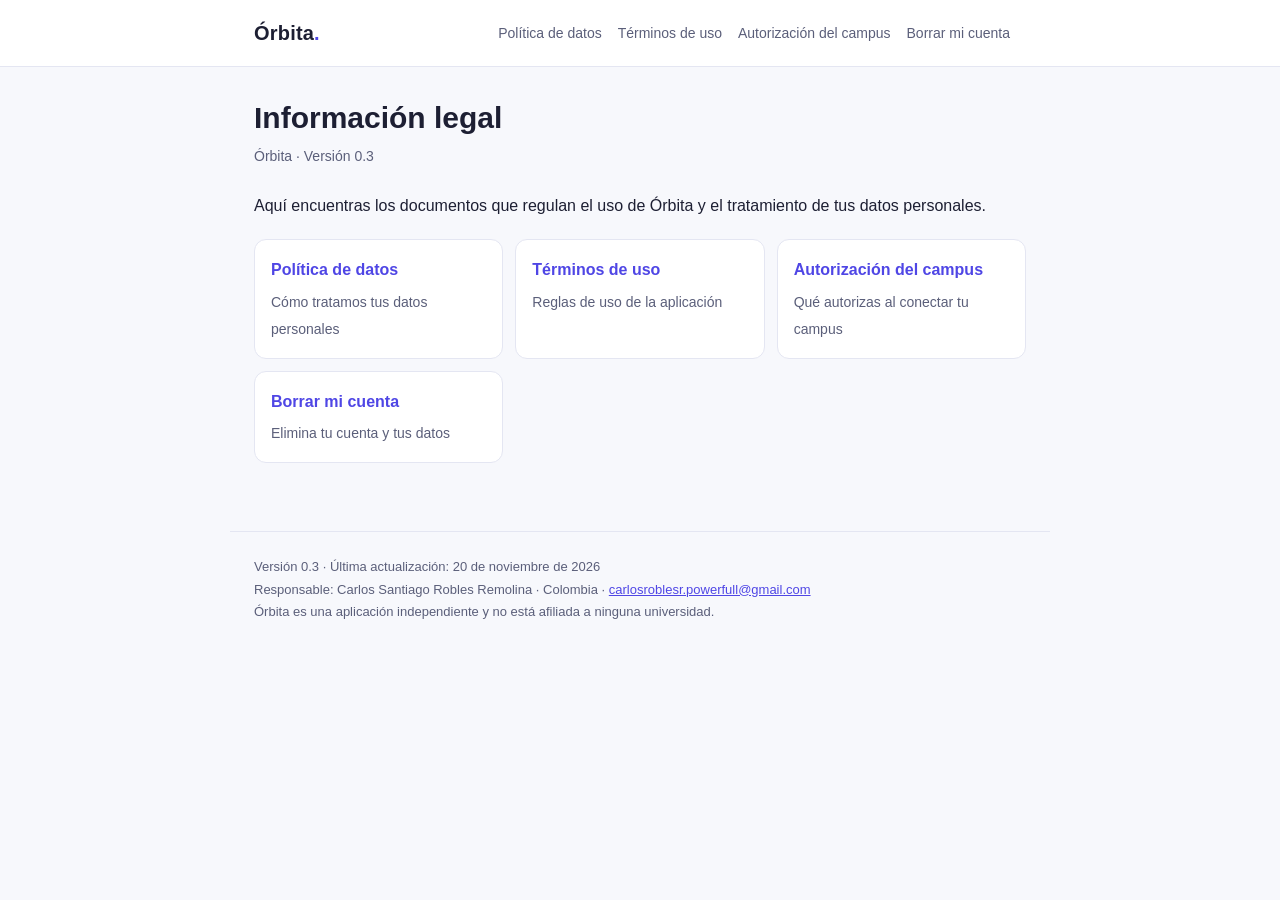
<file: index.html>
<!doctype html><html lang="es"><head><meta charset="utf-8"><meta name="viewport" content="width=device-width,initial-scale=1"><title>Información legal · Órbita</title><meta name="description" content="Documentos legales"><link rel="stylesheet" href="style.css"></head><body><header class="top"><div class="bar"><a class="brand" href="index.html">Órbita<span>.</span></a><nav><a href="politica.html">Política de datos</a><a href="terminos.html">Términos de uso</a><a href="autorizacion-campus.html">Autorización del campus</a><a href="borrar-cuenta.html">Borrar mi cuenta</a></nav></div></header><main><h1>Información legal</h1><div class="meta">Órbita · Versión 0.3</div><p>Aquí encuentras los documentos que regulan el uso de Órbita y el tratamiento de tus datos personales.</p><div class="grid"><a href="politica.html"><b>Política de datos</b><span>Cómo tratamos tus datos personales</span></a><a href="terminos.html"><b>Términos de uso</b><span>Reglas de uso de la aplicación</span></a><a href="autorizacion-campus.html"><b>Autorización del campus</b><span>Qué autorizas al conectar tu campus</span></a><a href="borrar-cuenta.html"><b>Borrar mi cuenta</b><span>Elimina tu cuenta y tus datos</span></a></div></main><footer>Versión 0.3 · Última actualización: 20 de noviembre de 2026<br>Responsable: Carlos Santiago Robles Remolina · Colombia · <a href="mailto:carlosroblesr.powerfull@gmail.com">carlosroblesr.powerfull@gmail.com</a><br>Órbita es una aplicación independiente y no está afiliada a ninguna universidad.</footer></body></html>
</file>
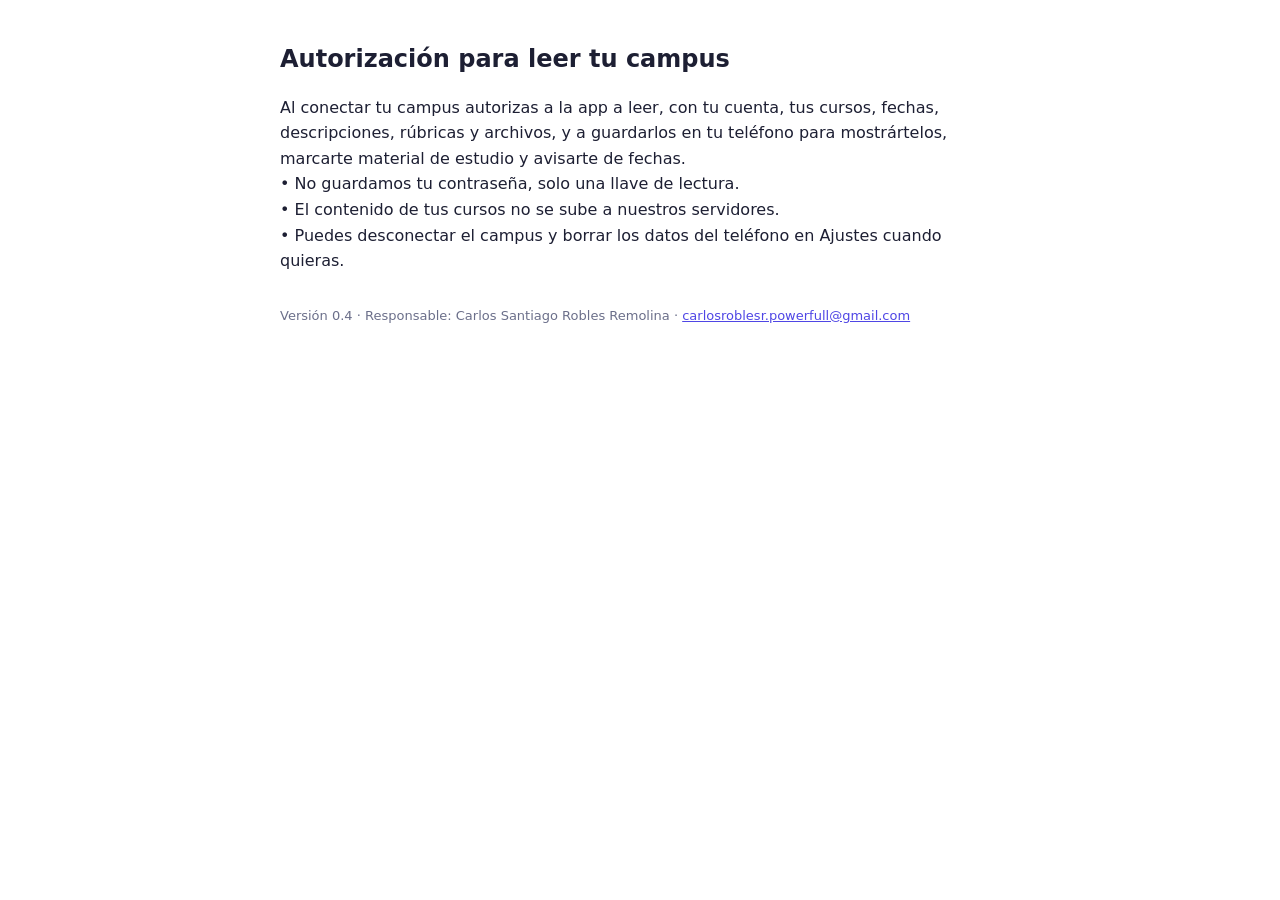
<file: autorizacion-campus.html>
<!doctype html><html lang="es"><head><meta charset="utf-8"><meta name="viewport" content="width=device-width,initial-scale=1"><title>Autorización para leer tu campus</title><style>body{font:16px/1.6 system-ui,sans-serif;max-width:720px;margin:0 auto;padding:24px;color:#1d1f33}h1{font-size:24px}a{color:#4f46e5}pre{white-space:pre-wrap;font:inherit}footer{margin-top:32px;color:#6b6f8a;font-size:13px}</style></head><body><h1>Autorización para leer tu campus</h1><pre>Al conectar tu campus autorizas a la app a leer, con tu cuenta, tus cursos, fechas, descripciones, rúbricas y archivos, y a guardarlos en tu teléfono para mostrártelos, marcarte material de estudio y avisarte de fechas.
• No guardamos tu contraseña, solo una llave de lectura.
• El contenido de tus cursos no se sube a nuestros servidores.
• Puedes desconectar el campus y borrar los datos del teléfono en Ajustes cuando quieras.</pre><footer>Versión 0.4 · Responsable: Carlos Santiago Robles Remolina · <a href="mailto:carlosroblesr.powerfull@gmail.com">carlosroblesr.powerfull@gmail.com</a></footer></body></html>
</file>
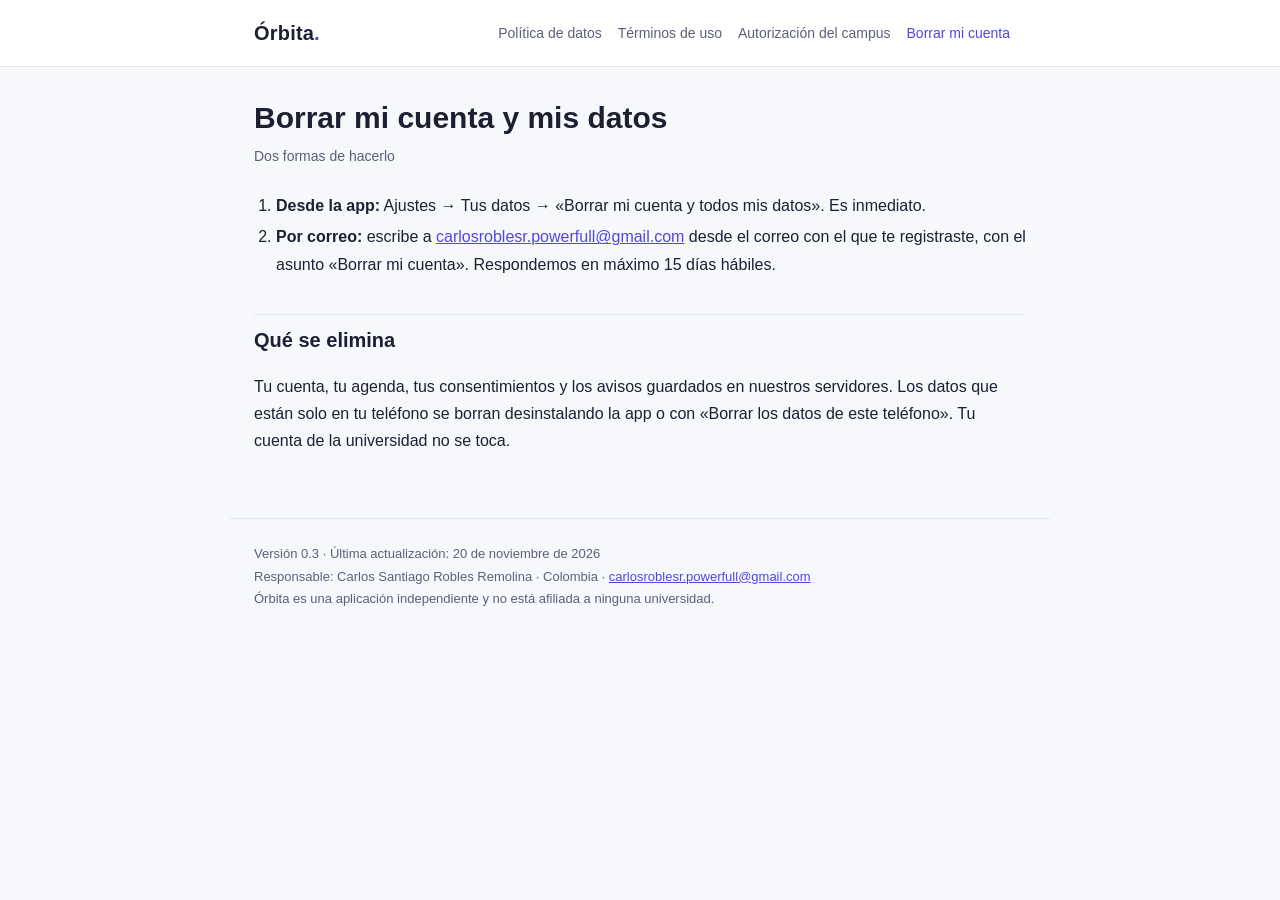
<file: borrar-cuenta.html>
<!doctype html><html lang="es"><head><meta charset="utf-8"><meta name="viewport" content="width=device-width,initial-scale=1"><title>Borrar mi cuenta · Órbita</title><meta name="description" content="Cómo eliminar tu cuenta y tus datos"><link rel="stylesheet" href="style.css"></head><body><header class="top"><div class="bar"><a class="brand" href="index.html">Órbita<span>.</span></a><nav><a href="politica.html">Política de datos</a><a href="terminos.html">Términos de uso</a><a href="autorizacion-campus.html">Autorización del campus</a><a href="borrar-cuenta.html" class=on>Borrar mi cuenta</a></nav></div></header><main><h1>Borrar mi cuenta y mis datos</h1><div class="meta">Dos formas de hacerlo</div><ol><li><b>Desde la app:</b> Ajustes → Tus datos → «Borrar mi cuenta y todos mis datos». Es inmediato.</li><li><b>Por correo:</b> escribe a <a href="mailto:carlosroblesr.powerfull@gmail.com?subject=Borrar%20mi%20cuenta">carlosroblesr.powerfull@gmail.com</a> desde el correo con el que te registraste, con el asunto «Borrar mi cuenta». Respondemos en máximo 15 días hábiles.</li></ol><h2>Qué se elimina</h2><p>Tu cuenta, tu agenda, tus consentimientos y los avisos guardados en nuestros servidores. Los datos que están solo en tu teléfono se borran desinstalando la app o con «Borrar los datos de este teléfono». Tu cuenta de la universidad no se toca.</p></main><footer>Versión 0.3 · Última actualización: 20 de noviembre de 2026<br>Responsable: Carlos Santiago Robles Remolina · Colombia · <a href="mailto:carlosroblesr.powerfull@gmail.com">carlosroblesr.powerfull@gmail.com</a><br>Órbita es una aplicación independiente y no está afiliada a ninguna universidad.</footer></body></html>
</file>
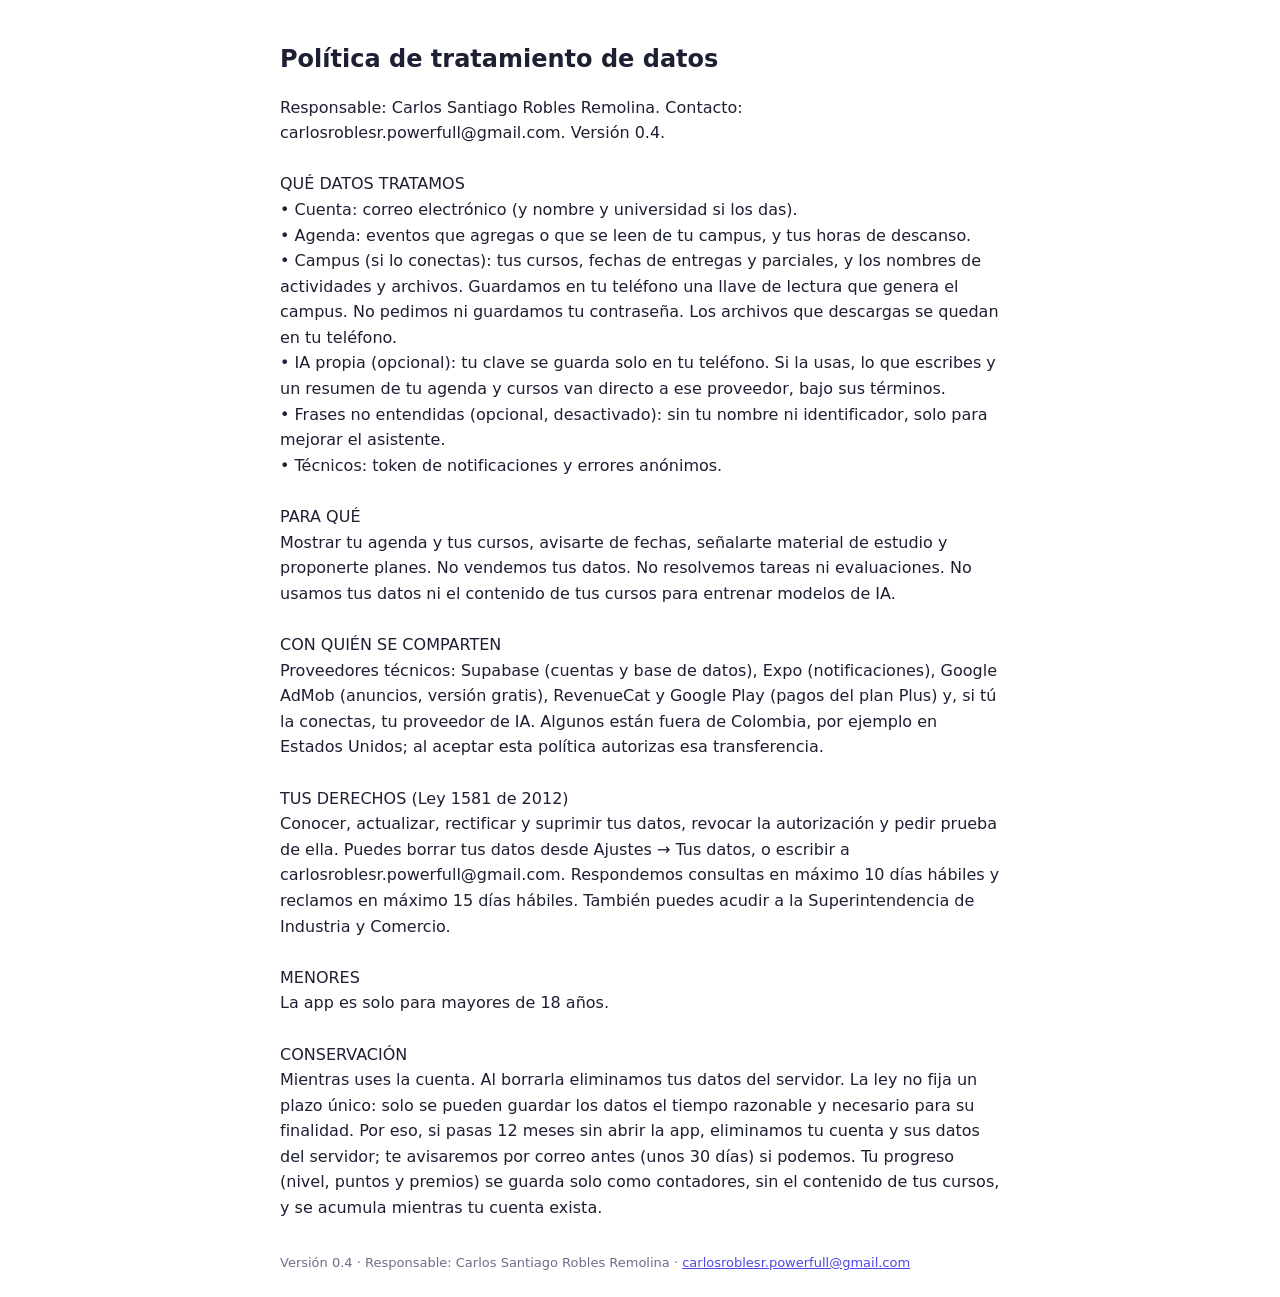
<file: politica.html>
<!doctype html><html lang="es"><head><meta charset="utf-8"><meta name="viewport" content="width=device-width,initial-scale=1"><title>Política de tratamiento de datos</title><style>body{font:16px/1.6 system-ui,sans-serif;max-width:720px;margin:0 auto;padding:24px;color:#1d1f33}h1{font-size:24px}a{color:#4f46e5}pre{white-space:pre-wrap;font:inherit}footer{margin-top:32px;color:#6b6f8a;font-size:13px}</style></head><body><h1>Política de tratamiento de datos</h1><pre>Responsable: Carlos Santiago Robles Remolina. Contacto: carlosroblesr.powerfull@gmail.com. Versión 0.4.

QUÉ DATOS TRATAMOS
• Cuenta: correo electrónico (y nombre y universidad si los das).
• Agenda: eventos que agregas o que se leen de tu campus, y tus horas de descanso.
• Campus (si lo conectas): tus cursos, fechas de entregas y parciales, y los nombres de actividades y archivos. Guardamos en tu teléfono una llave de lectura que genera el campus. No pedimos ni guardamos tu contraseña. Los archivos que descargas se quedan en tu teléfono.
• IA propia (opcional): tu clave se guarda solo en tu teléfono. Si la usas, lo que escribes y un resumen de tu agenda y cursos van directo a ese proveedor, bajo sus términos.
• Frases no entendidas (opcional, desactivado): sin tu nombre ni identificador, solo para mejorar el asistente.
• Técnicos: token de notificaciones y errores anónimos.

PARA QUÉ
Mostrar tu agenda y tus cursos, avisarte de fechas, señalarte material de estudio y proponerte planes. No vendemos tus datos. No resolvemos tareas ni evaluaciones. No usamos tus datos ni el contenido de tus cursos para entrenar modelos de IA.

CON QUIÉN SE COMPARTEN
Proveedores técnicos: Supabase (cuentas y base de datos), Expo (notificaciones), Google AdMob (anuncios, versión gratis), RevenueCat y Google Play (pagos del plan Plus) y, si tú la conectas, tu proveedor de IA. Algunos están fuera de Colombia, por ejemplo en Estados Unidos; al aceptar esta política autorizas esa transferencia.

TUS DERECHOS (Ley 1581 de 2012)
Conocer, actualizar, rectificar y suprimir tus datos, revocar la autorización y pedir prueba de ella. Puedes borrar tus datos desde Ajustes → Tus datos, o escribir a carlosroblesr.powerfull@gmail.com. Respondemos consultas en máximo 10 días hábiles y reclamos en máximo 15 días hábiles. También puedes acudir a la Superintendencia de Industria y Comercio.

MENORES
La app es solo para mayores de 18 años.

CONSERVACIÓN
Mientras uses la cuenta. Al borrarla eliminamos tus datos del servidor. La ley no fija un plazo único: solo se pueden guardar los datos el tiempo razonable y necesario para su finalidad. Por eso, si pasas 12 meses sin abrir la app, eliminamos tu cuenta y sus datos del servidor; te avisaremos por correo antes (unos 30 días) si podemos. Tu progreso (nivel, puntos y premios) se guarda solo como contadores, sin el contenido de tus cursos, y se acumula mientras tu cuenta exista.</pre><footer>Versión 0.4 · Responsable: Carlos Santiago Robles Remolina · <a href="mailto:carlosroblesr.powerfull@gmail.com">carlosroblesr.powerfull@gmail.com</a></footer></body></html>
</file>
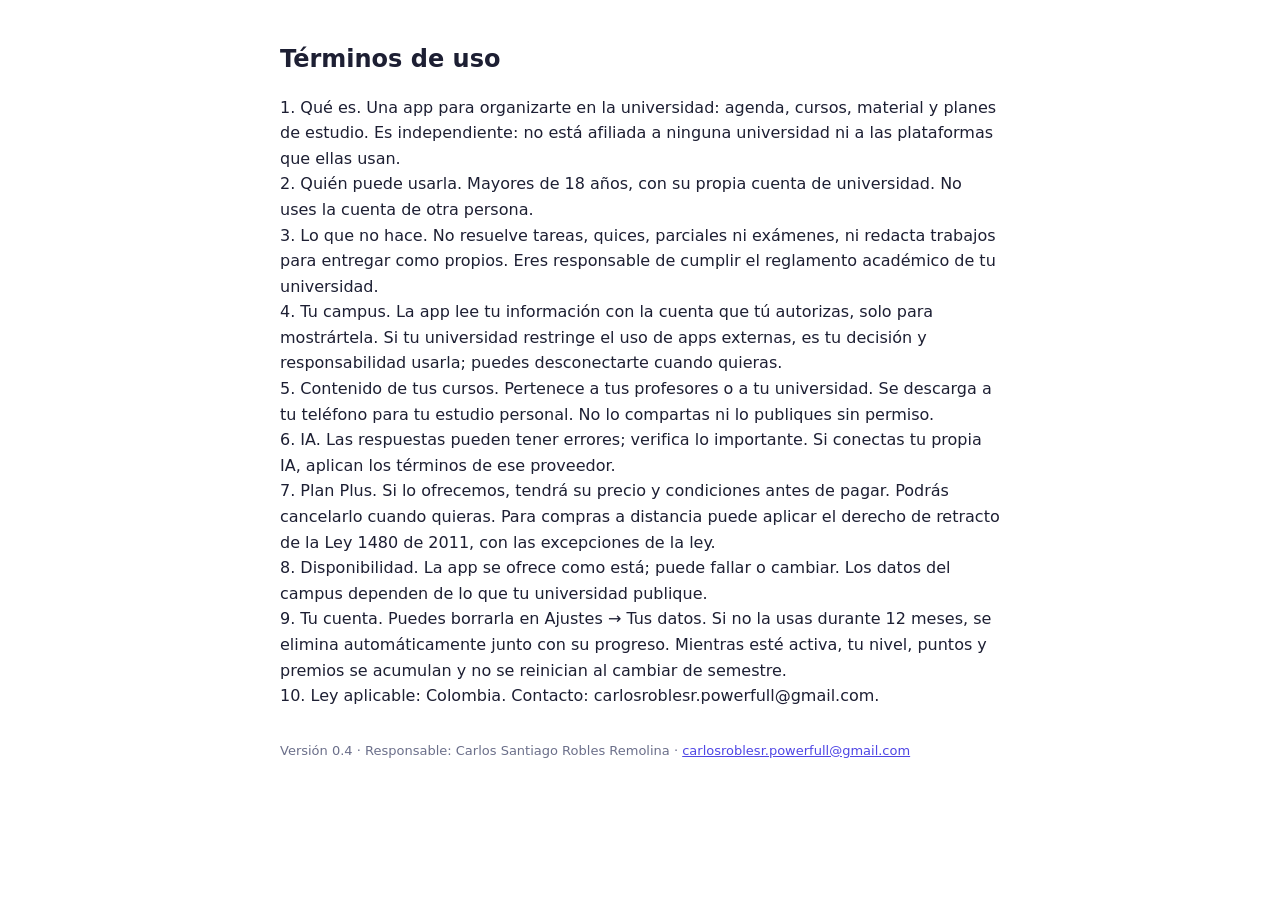
<file: terminos.html>
<!doctype html><html lang="es"><head><meta charset="utf-8"><meta name="viewport" content="width=device-width,initial-scale=1"><title>Términos de uso</title><style>body{font:16px/1.6 system-ui,sans-serif;max-width:720px;margin:0 auto;padding:24px;color:#1d1f33}h1{font-size:24px}a{color:#4f46e5}pre{white-space:pre-wrap;font:inherit}footer{margin-top:32px;color:#6b6f8a;font-size:13px}</style></head><body><h1>Términos de uso</h1><pre>1. Qué es. Una app para organizarte en la universidad: agenda, cursos, material y planes de estudio. Es independiente: no está afiliada a ninguna universidad ni a las plataformas que ellas usan.
2. Quién puede usarla. Mayores de 18 años, con su propia cuenta de universidad. No uses la cuenta de otra persona.
3. Lo que no hace. No resuelve tareas, quices, parciales ni exámenes, ni redacta trabajos para entregar como propios. Eres responsable de cumplir el reglamento académico de tu universidad.
4. Tu campus. La app lee tu información con la cuenta que tú autorizas, solo para mostrártela. Si tu universidad restringe el uso de apps externas, es tu decisión y responsabilidad usarla; puedes desconectarte cuando quieras.
5. Contenido de tus cursos. Pertenece a tus profesores o a tu universidad. Se descarga a tu teléfono para tu estudio personal. No lo compartas ni lo publiques sin permiso.
6. IA. Las respuestas pueden tener errores; verifica lo importante. Si conectas tu propia IA, aplican los términos de ese proveedor.
7. Plan Plus. Si lo ofrecemos, tendrá su precio y condiciones antes de pagar. Podrás cancelarlo cuando quieras. Para compras a distancia puede aplicar el derecho de retracto de la Ley 1480 de 2011, con las excepciones de la ley.
8. Disponibilidad. La app se ofrece como está; puede fallar o cambiar. Los datos del campus dependen de lo que tu universidad publique.
9. Tu cuenta. Puedes borrarla en Ajustes → Tus datos. Si no la usas durante 12 meses, se elimina automáticamente junto con su progreso. Mientras esté activa, tu nivel, puntos y premios se acumulan y no se reinician al cambiar de semestre.
10. Ley aplicable: Colombia. Contacto: carlosroblesr.powerfull@gmail.com.</pre><footer>Versión 0.4 · Responsable: Carlos Santiago Robles Remolina · <a href="mailto:carlosroblesr.powerfull@gmail.com">carlosroblesr.powerfull@gmail.com</a></footer></body></html>
</file>
<file: style.css>
:root{--ink:#1d1f33;--mut:#5b5f7a;--line:#e4e6f2;--bg:#f7f8fc;--card:#fff;--acc:#4f46e5}
@media (prefers-color-scheme:dark){:root{--ink:#e8e9f5;--mut:#a3a7c2;--line:#2a2d45;--bg:#12131f;--card:#1a1c2e;--acc:#8b86ff}}
*{box-sizing:border-box}html{scroll-behavior:smooth}
body{margin:0;background:var(--bg);color:var(--ink);font:16px/1.7 -apple-system,"Segoe UI",Roboto,Helvetica,Arial,sans-serif}
a{color:var(--acc)}header.top{background:var(--card);border-bottom:1px solid var(--line)}
.bar{max-width:820px;margin:0 auto;padding:16px 24px;display:flex;flex-wrap:wrap;gap:8px 24px;align-items:center;justify-content:space-between}
.brand{font-weight:700;font-size:20px;letter-spacing:.2px;text-decoration:none;color:var(--ink)}.brand span{color:var(--acc)}
nav a{font-size:14px;margin-right:16px;text-decoration:none;color:var(--mut)}nav a:hover,nav a.on{color:var(--acc)}
main{max-width:820px;margin:0 auto;padding:32px 24px 48px}
h1{font-size:30px;line-height:1.25;margin:0 0 8px}h2{font-size:20px;margin:36px 0 8px;padding-top:8px;border-top:1px solid var(--line)}
.meta{color:var(--mut);font-size:14px;margin-bottom:24px}
.card{background:var(--card);border:1px solid var(--line);border-radius:12px;padding:16px 20px;margin:16px 0}
.toc{background:var(--card);border:1px solid var(--line);border-radius:12px;padding:12px 20px;margin:20px 0}.toc ol{margin:6px 0;padding-left:20px}.toc a{text-decoration:none}
table{width:100%;border-collapse:collapse;margin:12px 0;font-size:15px;background:var(--card);border:1px solid var(--line);border-radius:8px}
th,td{text-align:left;padding:10px 12px;border-bottom:1px solid var(--line);vertical-align:top}th{font-size:13px;text-transform:uppercase;letter-spacing:.4px;color:var(--mut)}
ul,ol{padding-left:22px}li{margin:4px 0}
.note{border-left:4px solid var(--acc);background:var(--card);padding:10px 16px;border-radius:0 8px 8px 0;margin:16px 0}
.grid{display:grid;grid-template-columns:repeat(auto-fit,minmax(220px,1fr));gap:12px;margin:20px 0}.grid a{display:block;background:var(--card);border:1px solid var(--line);border-radius:12px;padding:16px;text-decoration:none;color:var(--ink)}.grid a b{display:block;color:var(--acc);margin-bottom:4px}.grid a span{font-size:14px;color:var(--mut)}
footer{max-width:820px;margin:0 auto;padding:24px;color:var(--mut);font-size:13px;border-top:1px solid var(--line)}
@media print{header.top,nav{display:none}body{background:#fff;color:#000}}
</file>
